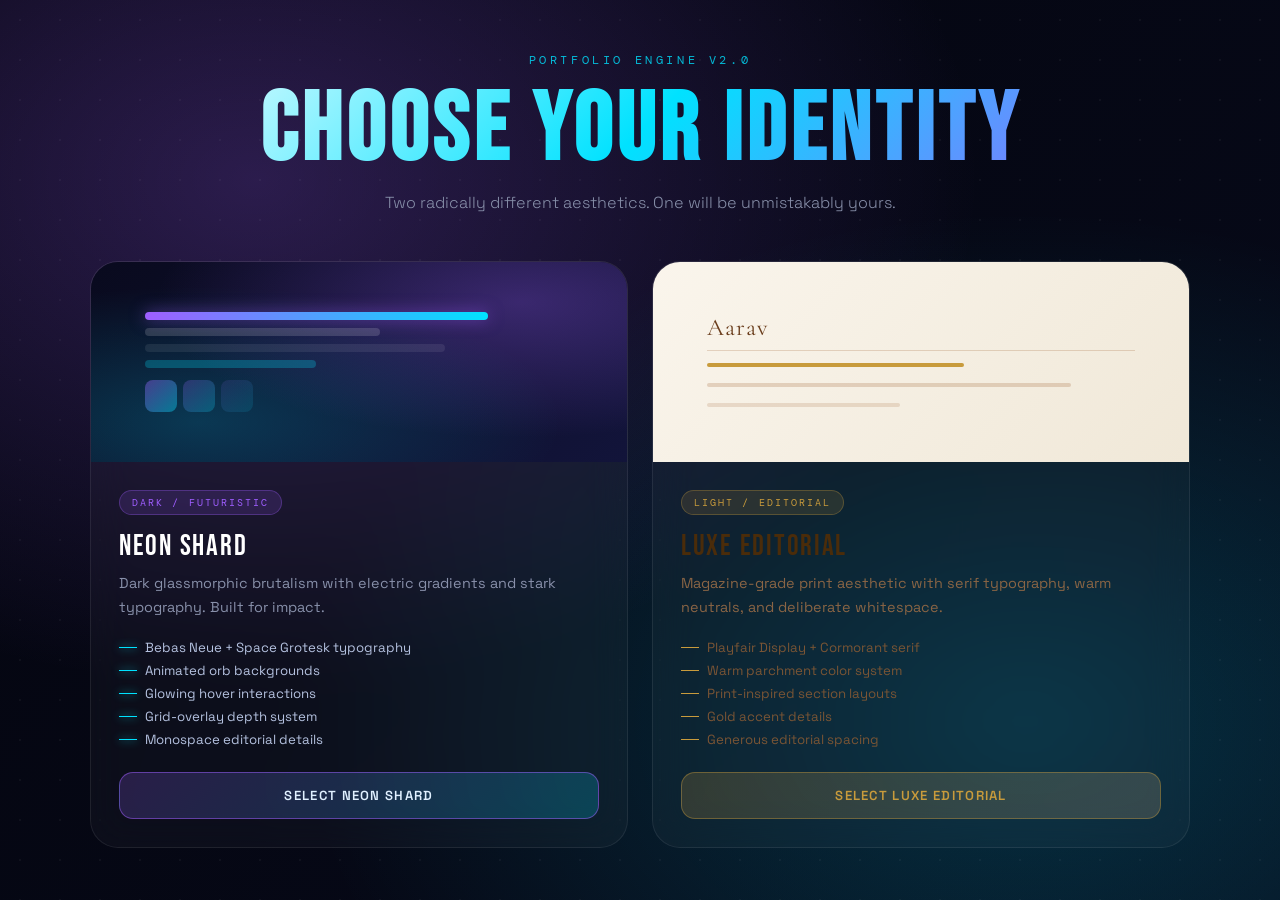
<file: index.html>
<!DOCTYPE html>
<html lang="en">
<head>
  <meta charset="UTF-8"/>
  <meta name="viewport" content="width=device-width, initial-scale=1.0"/>
  <title>Aura | Creative Portfolio Engine</title>
  <link href="https://fonts.googleapis.com/css2?family=Space+Grotesk:wght@300;400;500;600;700&family=Bebas+Neue&family=Cormorant+Garamond:ital,wght@0,300;0,400;0,600;1,300;1,400&family=DM+Mono:wght@400;500&family=Playfair+Display:ital,wght@0,400;0,700;1,400&display=swap" rel="stylesheet"/>
  <link rel="stylesheet" href="index.css"/>
</head>
<body>

  <div id="templatePage">
    <div class="template-container">

      <!-- Header -->
      <div class="template-header">
        <div class="eyebrow">Portfolio Engine v2.0</div>
        <h1>Choose Your Identity</h1>
        <p>Two radically different aesthetics. One will be unmistakably yours.</p>
      </div>

      <!-- Two template cards -->
      <div class="template-grid">

        <!-- Card 1: Neon Shard (dark/futuristic) -->
        <div class="template-card t1-card" onclick="selectTemplate(1)">
          <div class="card-preview t1-preview">
            <div class="t1-preview-inner">
              <div class="t1-bar t1-bar-purple"></div>
              <div class="t1-bar t1-bar-mid"></div>
              <div class="t1-bar t1-bar-dim"></div>
              <div class="t1-bar t1-bar-cyan"></div>
              <div class="t1-dots">
                <div class="t1-dot"></div>
                <div class="t1-dot" style="opacity: 0.6"></div>
                <div class="t1-dot" style="opacity: 0.3"></div>
              </div>
            </div>
          </div>
          <div class="card-body">
            <div class="card-badge t1-badge">Dark / Futuristic</div>
            <div class="card-name">Neon Shard</div>
            <p class="card-desc">Dark glassmorphic brutalism with electric gradients and stark typography. Built for impact.</p>
            <ul class="card-features">
              <li>Bebas Neue + Space Grotesk typography</li>
              <li>Animated orb backgrounds</li>
              <li>Glowing hover interactions</li>
              <li>Grid-overlay depth system</li>
              <li>Monospace editorial details</li>
            </ul>
            <button class="select-btn t1-select">Select Neon Shard</button>
          </div>
        </div>

        <!-- Card 2: Luxe Editorial (light/warm) -->
        <div class="template-card t2-card" onclick="selectTemplate(2)">
          <div class="card-preview t2-preview">
            <div class="t2-preview-inner">
              <div class="t2-serif">Aarav</div>
              <div class="t2-line"></div>
              <div class="t2-bar t2-bar-gold"></div>
              <div class="t2-bar t2-bar-wide"></div>
              <div class="t2-bar t2-bar-short"></div>
            </div>
          </div>
          <div class="card-body">
            <div class="card-badge t2-badge">Light / Editorial</div>
            <div class="card-name">Luxe Editorial</div>
            <p class="card-desc">Magazine-grade print aesthetic with serif typography, warm neutrals, and deliberate whitespace.</p>
            <ul class="card-features">
              <li>Playfair Display + Cormorant serif</li>
              <li>Warm parchment color system</li>
              <li>Print-inspired section layouts</li>
              <li>Gold accent details</li>
              <li>Generous editorial spacing</li>
            </ul>
            <button class="select-btn t2-select">Select Luxe Editorial</button>
          </div>
        </div>

      </div>
    </div>
  </div>

  <script src="index.js"></script>
</body>
</html>
</file>
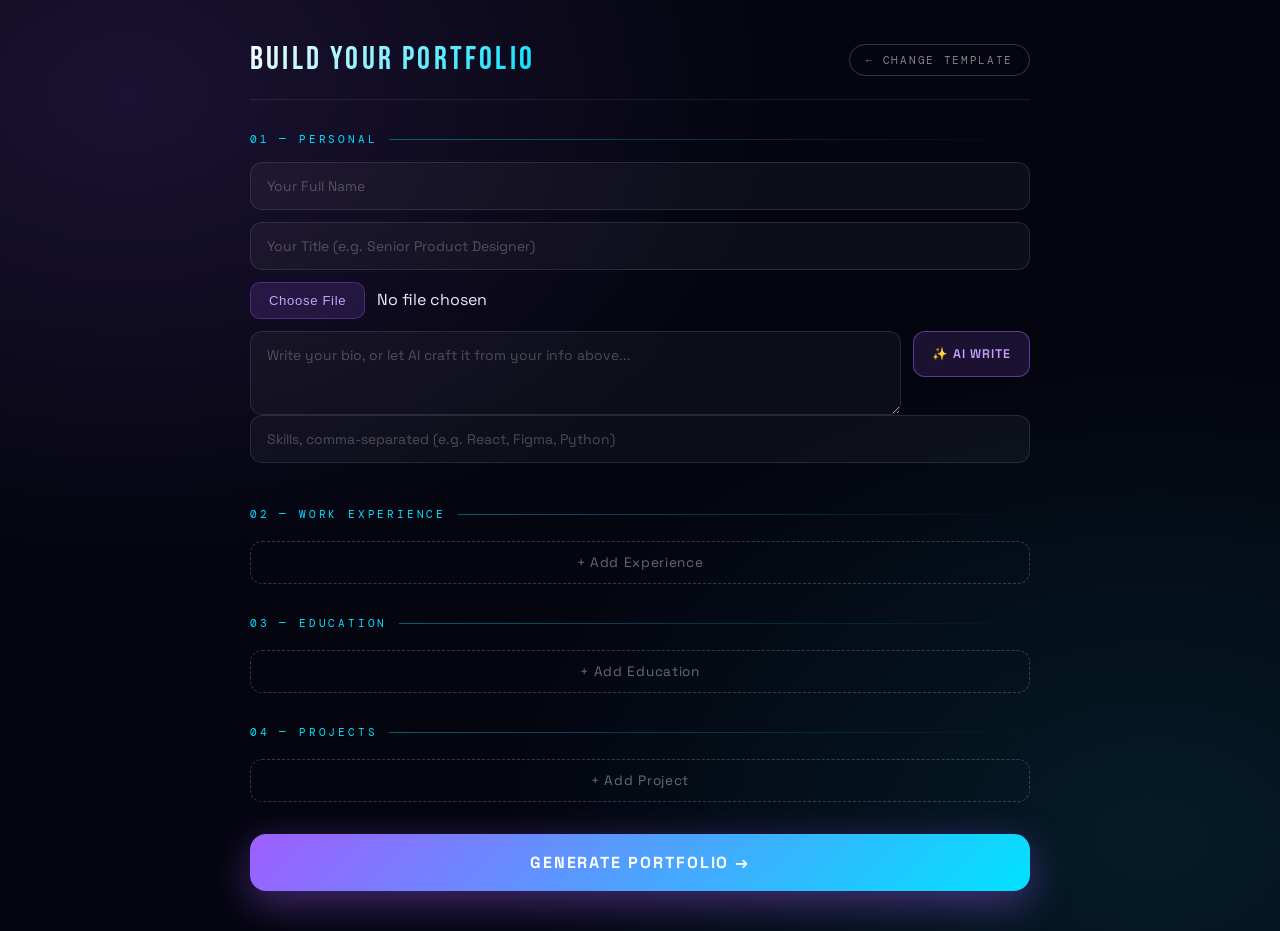
<file: form.html>
<!DOCTYPE html>
<html lang="en">
<head>
  <meta charset="UTF-8"/>
  <meta name="viewport" content="width=device-width, initial-scale=1.0"/>
  <title>Aura | Build Your Portfolio</title>
  <link href="https://fonts.googleapis.com/css2?family=Space+Grotesk:wght@300;400;500;600;700&family=Bebas+Neue&family=Cormorant+Garamond:ital,wght@0,300;0,400;0,600;1,300;1,400&family=DM+Mono:wght@400;500&family=Playfair+Display:ital,wght@0,400;0,700;1,400&display=swap" rel="stylesheet"/>
  <link rel="stylesheet" href="form.css"/>
</head>
<body>

  <div class="form-wrap">

    <!-- Top bar -->
    <div class="form-topbar">
      <div class="form-title">Build Your Portfolio</div>
      <button class="change-btn" onclick="window.location.href='index.html'">← Change Template</button>
    </div>

    <form id="portfolioForm">

      <!-- 01 — Personal -->
      <div class="section-label">01 — Personal</div>
      <input type="text" id="name"         placeholder="Your Full Name" required/>
      <input type="text" id="tagline"      placeholder="Your Title (e.g. Senior Product Designer)"/>
      <input type="file" id="profileImage" accept="image/*"/>
      <div class="ai-row">
        <textarea id="about" rows="3" placeholder="Write your bio, or let AI craft it from your info above..."></textarea>
        <button type="button" class="ai-btn" id="aiBtn" onclick="generateAboutAI()">✨ AI Write</button>
      </div>
      <input type="text" id="skills" placeholder="Skills, comma-separated (e.g. React, Figma, Python)"/>

      <!-- 02 — Work Experience -->
      <div class="section-label">02 — Work Experience</div>
      <div id="experienceInputs"></div>
      <button type="button" class="add-btn" onclick="addExperience()">+ Add Experience</button>

      <!-- 03 — Education -->
      <div class="section-label">03 — Education</div>
      <div id="educationInputs"></div>
      <button type="button" class="add-btn" onclick="addEducation()">+ Add Education</button>

      <!-- 04 — Projects -->
      <div class="section-label">04 — Projects</div>
      <div id="projectInputs"></div>
      <button type="button" class="add-btn" onclick="addProject()">+ Add Project</button>

      <button type="button" class="generate-btn" onclick="handleFormSubmit()">Generate Portfolio →</button>

    </form>
  </div>

  <script src="form.js"></script>
</body>
</html>
</file>
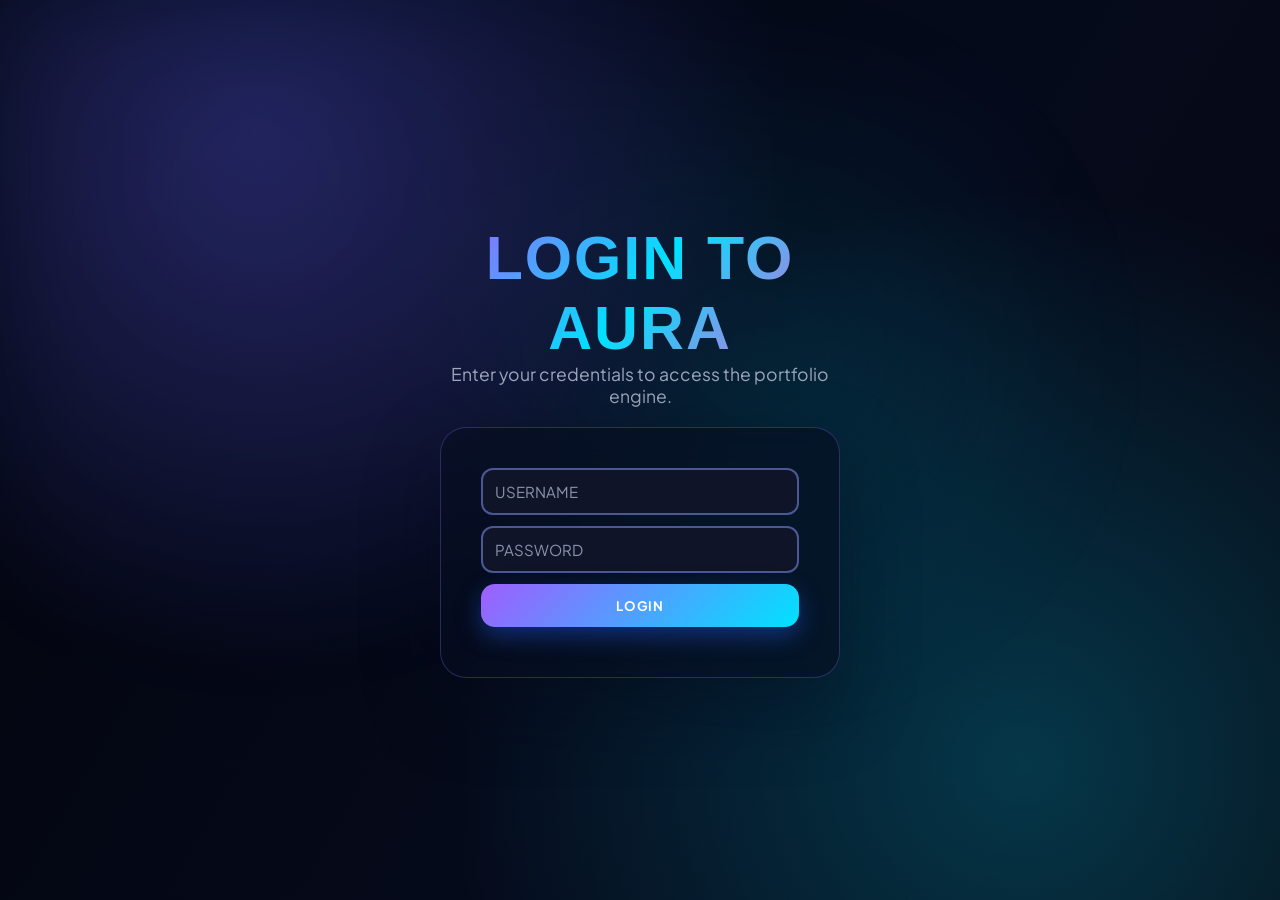
<file: login.html>
<!DOCTYPE html>
<html lang="en">
<head>
  <meta charset="UTF-8" />
  <meta name="viewport" content="width=device-width, initial-scale=1.0"/>
  <title>Aura | Login</title>
  <link href="https://fonts.googleapis.com/css2?family=Syncopate:wght@700&family=Plus+Jakarta+Sans:wght@300;400;600;700&display=swap" rel="stylesheet"/>
  <link rel="stylesheet" href="login.css"/>
</head>

<body>
  <div id="loginPage">
    <div class="login-wrapper">

      <!-- Heading -->
      <div class="login-header">
        <h1>Login to Aura</h1>
        <p>Enter your credentials to access the portfolio engine.</p>
      </div>

      <!-- Card with form -->
      <div class="login-card">
        <input type="text"     id="username" placeholder="USERNAME" />
        <input type="password" id="password" placeholder="PASSWORD" />
        <button class="btn-login" onclick="login()">Login</button>
        <p id="errorMsg" class="error-msg"></p>
      </div>

    </div>
  </div>

  <script src="login.js"></script>
</body>
</html>
</file>
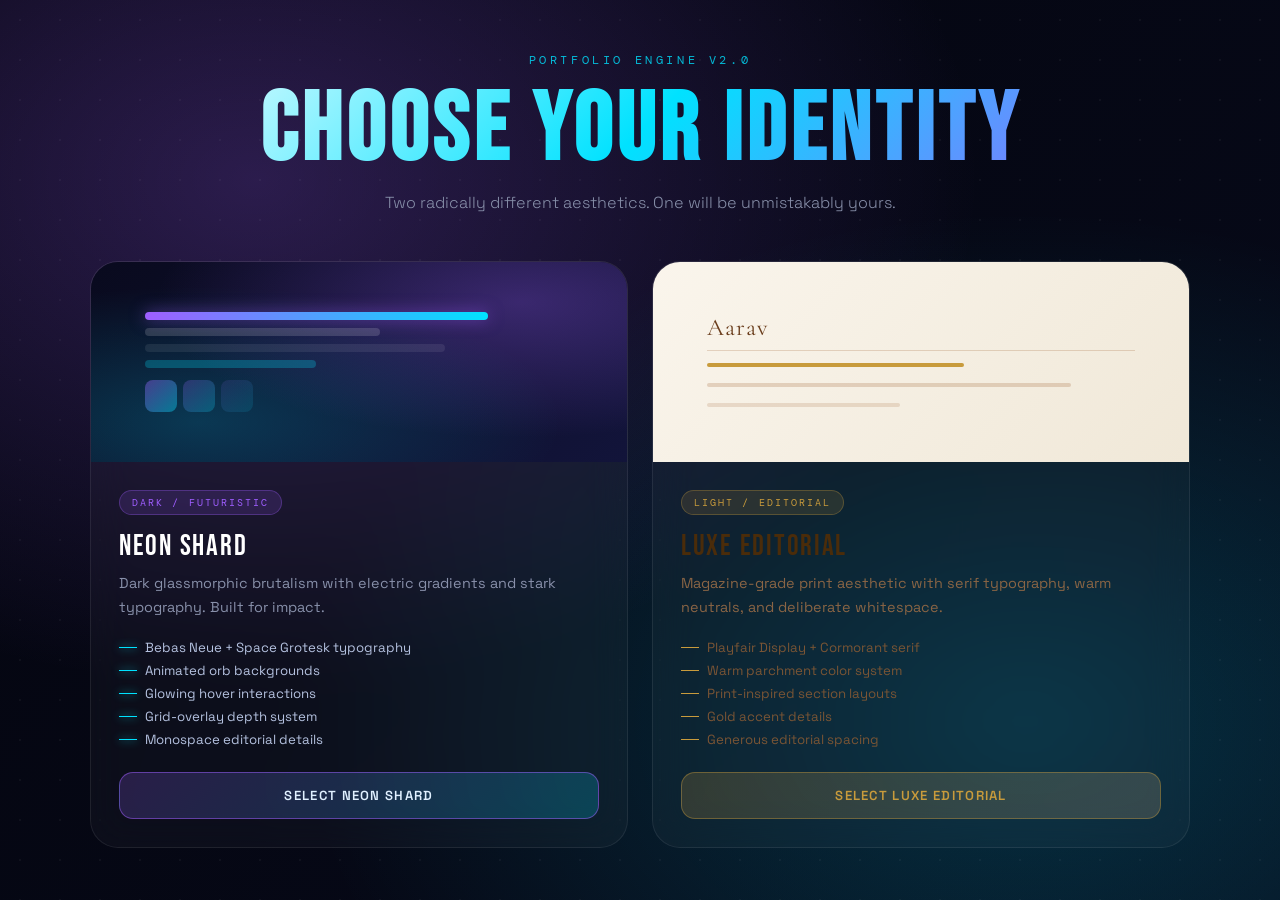
<file: template1.html>
<!DOCTYPE html>
<html lang="en">
<head>
  <meta charset="UTF-8"/>
  <meta name="viewport" content="width=device-width, initial-scale=1.0"/>
  <title>Aura | Portfolio</title>
  <link href="https://fonts.googleapis.com/css2?family=Space+Grotesk:wght@300;400;500;600;700&family=Bebas+Neue&family=DM+Mono:wght@400;500&display=swap" rel="stylesheet"/>
  <link rel="stylesheet" href="template1.css"/>
</head>
<body>

  <div class="t1-bg"></div>
  <div class="t1-grid-overlay"></div>
  <button class="back-btn" onclick="window.location.href='form.html'">← Re-edit</button>
  <button class="download-btn" onclick="downloadPortfolio()">
  ⬇️ Download Portfolio
</button>
  <div id="t1-root"></div>

  <script src="template1.js"></script>
  
</body>
</html>
</file>
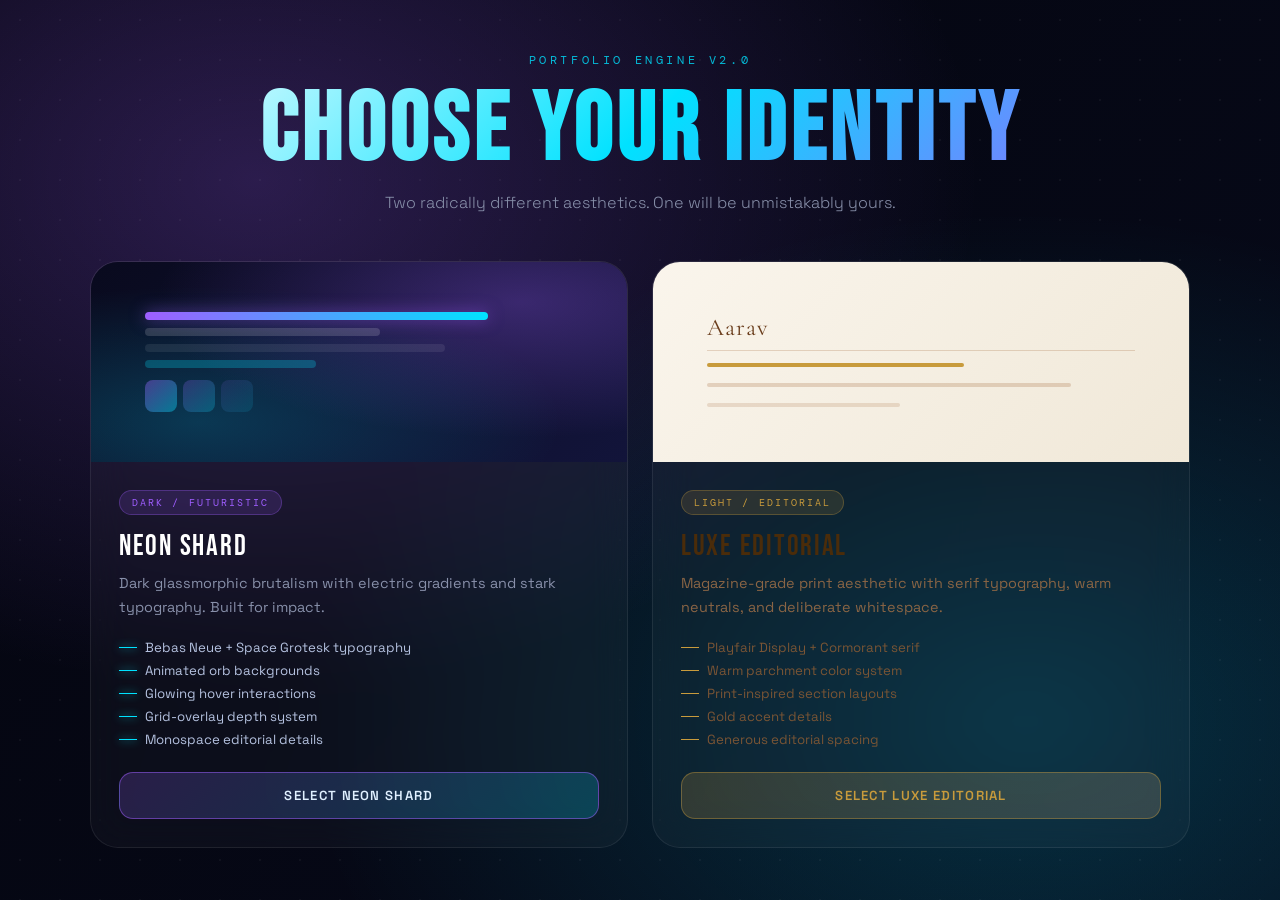
<file: template2.html>
<!DOCTYPE html>
<html lang="en">
<head>
  <meta charset="UTF-8"/>
  <meta name="viewport" content="width=device-width, initial-scale=1.0"/>
  <title>Aura | Portfolio</title>
  <link href="https://fonts.googleapis.com/css2?family=Cormorant+Garamond:ital,wght@0,300;0,400;0,600;1,300;1,400&family=DM+Mono:wght@400;500&family=Playfair+Display:ital,wght@0,400;0,700;1,400&display=swap" rel="stylesheet"/>
  <link rel="stylesheet" href="template2.css"/>
</head>
<body>

  <button class="back-btn" onclick="window.location.href='form.html'">← Re-edit</button>
  <div id="t2-root"></div>

  <script src="template2.js"></script>
</body>
</html>
</file>
<file: index.css>
/* ── Reset ───────────────────────────────────────────────────── */
*, *::before, *::after { box-sizing: border-box; margin: 0; padding: 0; }
h1, h2, h3, p          { margin: 0; }
button, input, textarea { font: inherit; }

/* ── Colour tokens ───────────────────────────────────────────── */
:root {
  --purple:       #9f5eff;
  --cyan:         #00e2ff;
  --pink:         #ff4ed3;
  --green:        #2effcf;
  --text:         #e6ecff;
  --text-muted:   #8890aa;
  --panel:        rgba(18, 21, 50, 0.52);
  --shadow:       0 30px 80px rgba(2, 5, 20, 0.6);

  --t2-text-dark:   #4a2c0a;
  --t2-text-mid:    #8a6545;
  --t2-text-light:  #7a5535;
  --t2-gold:        #c89b3c;
}

/* ── Page background ─────────────────────────────────────────── */
body {
  font-family: 'Space Grotesk', sans-serif;
  min-height: 100vh;
  color: var(--text);
  background: #04050f;
  overflow-x: hidden;
  -webkit-font-smoothing: antialiased;
}

/* ── Full-page wrapper ───────────────────────────────────────── */
#templatePage {
  display: flex;
  justify-content: center;
  align-items: center;
  padding: 40px 20px;
  min-height: 100vh;
  position: relative;
  overflow: hidden;

  background:
    radial-gradient(ellipse at 20% 20%, rgba(159, 94, 255, 0.25), transparent 50%),
    radial-gradient(ellipse at 80% 80%, rgba(0, 226, 255, 0.18),  transparent 50%),
    linear-gradient(135deg, #04050f, #070a1a);
}

#templatePage::before {
  content: '';
  position: absolute;
  inset: 0;
  background-image: radial-gradient(rgba(255, 255, 255, 0.04) 1px, transparent 1px);
  background-size: 40px 40px;
  pointer-events: none;
}

/* ── Content container ───────────────────────────────────────── */
.template-container {
  width: min(100%, 1100px);
  z-index: 1;
}

/* ── Header ──────────────────────────────────────────────────── */
.template-header {
  text-align: center;
  margin-bottom: 48px;
}

.template-header .eyebrow {
  font-family: 'DM Mono', monospace;
  font-size: 0.75rem;
  letter-spacing: 0.3em;
  text-transform: uppercase;
  color: var(--cyan);
  opacity: 0.8;
  margin-bottom: 16px;
}

.template-header h1 {
  font-family: 'Bebas Neue', sans-serif;
  font-size: clamp(3rem, 8vw, 6rem);
  letter-spacing: 0.05em;
  line-height: 1;

  background: linear-gradient(135deg, #fff, var(--cyan), var(--purple));
  -webkit-background-clip: text;
  color: transparent;
}

.template-header p {
  color: var(--text-muted);
  font-size: 1rem;
  font-weight: 300;
  margin-top: 12px;
}

/* ── Two-column card grid ────────────────────────────────────── */
.template-grid {
  display: grid;
  grid-template-columns: repeat(auto-fit, minmax(300px, 1fr));
  gap: 24px;
}

/* ── Shared card styles ──────────────────────────────────────── */
.template-card {
  border-radius: 28px;
  overflow: hidden;
  cursor: pointer;
  border: 1px solid rgba(255, 255, 255, 0.08);
  background: rgba(255, 255, 255, 0.03);
  backdrop-filter: blur(20px);
  transition: transform 0.4s cubic-bezier(0.16, 1, 0.3, 1), box-shadow 0.4s ease;
}

.template-card:hover { transform: translateY(-10px) scale(1.01); }

.t1-card:hover { box-shadow: 0 40px 80px rgba(159, 94, 255, 0.3), 0 0 0 1px rgba(159, 94, 255, 0.3); }
.t2-card:hover { box-shadow: 0 40px 80px rgba(200,155,  60, 0.3), 0 0 0 1px rgba(200, 155, 60, 0.3); }

/* ── Card preview area ───────────────────────────────────────── */
.card-preview {
  height: 200px;
  position: relative;
  overflow: hidden;
  display: flex;
  align-items: center;
  justify-content: center;
}

.t1-preview { background: linear-gradient(135deg, #090a1e, #12143a); }

.t1-preview-inner {
  width: 80%;
  display: flex;
  flex-direction: column;
  gap: 8px;
  position: relative;
  z-index: 1;
}

.t1-bar {
  height: 8px;
  border-radius: 4px;
}
.t1-bar-purple { width: 80%; background: linear-gradient(90deg, #9f5eff, #00e2ff); box-shadow: 0 0 16px rgba(159, 94, 255, 0.5); }
.t1-bar-mid    { width: 55%; background: rgba(255, 255, 255, 0.15); }
.t1-bar-dim    { width: 70%; background: rgba(255, 255, 255, 0.08); }
.t1-bar-cyan   { width: 40%; background: rgba(0, 226, 255, 0.25); }

.t1-dots { display: flex; gap: 6px; margin-top: 4px; }
.t1-dot  {
  width: 32px;
  height: 32px;
  border-radius: 8px;
  background: linear-gradient(135deg, rgba(159, 94, 255, 0.4), rgba(0, 226, 255, 0.4));
}

.t1-preview::after {
  content: '';
  position: absolute;
  inset: 0;
  background:
    radial-gradient(ellipse at 80% 20%, rgba(159, 94, 255, 0.3), transparent 60%),
    radial-gradient(ellipse at 20% 80%, rgba(0, 226, 255, 0.2),  transparent 60%);
}

.t2-preview { background: linear-gradient(135deg, #faf5ec, #f0e8d8); }

.t2-preview-inner {
  width: 80%;
  display: flex;
  flex-direction: column;
  gap: 8px;
  position: relative;
  z-index: 1;
}

.t2-serif { font-family: 'Cormorant Garamond', serif; font-size: 1.5rem; color: #6b3e1d; letter-spacing: 0.05em; }
.t2-line  { height: 1px; background: rgba(139, 69, 19, 0.2); }

.t2-bar { height: 4px; border-radius: 2px; margin: 4px 0; }
.t2-bar-gold  { width: 60%; background: var(--t2-gold); }
.t2-bar-wide  { width: 85%; background: rgba(139, 69, 19, 0.2); }
.t2-bar-short { width: 45%; background: rgba(139, 69, 19, 0.15); }

/* ── Card body ───────────────────────────────────────────────── */
.card-body { padding: 28px; }

.card-badge {
  display: inline-block;
  font-family: 'DM Mono', monospace;
  font-size: 0.65rem;
  letter-spacing: 0.2em;
  text-transform: uppercase;
  padding: 5px 12px;
  border-radius: 100px;
  margin-bottom: 14px;
}

.t1-badge { background: rgba(159, 94, 255, 0.15); color: var(--purple); border: 1px solid rgba(159, 94, 255, 0.3); }
.t2-badge { background: rgba(200, 155, 60, 0.15); color: var(--t2-gold);  border: 1px solid rgba(200, 155, 60, 0.3); }

.card-name {
  font-family: 'Bebas Neue', sans-serif;
  font-size: 1.8rem;
  letter-spacing: 0.06em;
  margin-bottom: 8px;
}

.card-desc {
  font-size: 0.9rem;
  line-height: 1.6;
  margin-bottom: 20px;
}

.card-features {
  list-style: none;
  display: flex;
  flex-direction: column;
  gap: 6px;
  margin-bottom: 24px;
}

.card-features li {
  font-size: 0.83rem;
  display: flex;
  align-items: center;
  gap: 8px;
}

.card-features li::before {
  content: '';
  width: 18px;
  height: 1px;
  flex-shrink: 0;
}

.t1-card .card-name             { color: #fff; }
.t1-card .card-desc             { color: var(--text-muted); }
.t1-card .card-features li      { color: #b5c2e0; }
.t1-card .card-features li::before { background: var(--cyan); box-shadow: 0 0 8px var(--cyan); }

.t2-card .card-name             { color: var(--t2-text-dark); }
.t2-card .card-desc             { color: var(--t2-text-mid); }
.t2-card .card-features li      { color: var(--t2-text-light); }
.t2-card .card-features li::before { background: var(--t2-gold); }

/* ── Select button ───────────────────────────────────────────── */
.select-btn {
  width: 100%;
  border: none;
  border-radius: 14px;
  padding: 14px;
  font-weight: 600;
  font-size: 0.82rem;
  letter-spacing: 0.1em;
  text-transform: uppercase;
  cursor: pointer;
  transition: all 0.3s ease;
}

.t1-select {
  background: linear-gradient(135deg, rgba(159, 94, 255, 0.2), rgba(0, 226, 255, 0.2));
  color: #e0f0ff;
  border: 1px solid rgba(159, 94, 255, 0.5);
}
.t1-select:hover {
  background: linear-gradient(135deg, var(--purple), var(--cyan));
  box-shadow: 0 12px 30px rgba(159, 94, 255, 0.4);
}

.t2-select {
  background: linear-gradient(135deg, rgba(200, 155, 60, 0.2), rgba(210, 180, 140, 0.2));
  color: var(--t2-gold);
  border: 1px solid rgba(200, 155, 60, 0.4);
}
.t2-select:hover {
  background: linear-gradient(135deg, var(--t2-gold), #e6c07b);
  color: #3d1f00;
  box-shadow: 0 12px 30px rgba(200, 155, 60, 0.4);
}
</file>
<file: form.css>
/* ── Reset ───────────────────────────────────────────────────── */
*, *::before, *::after { box-sizing: border-box; margin: 0; padding: 0; }
h1, h2, h3, p          { margin: 0; }
button, input, textarea { font: inherit; }

/* ── Colour tokens ───────────────────────────────────────────── */
:root {
  --purple:     #9f5eff;
  --cyan:       #00e2ff;
  --text:       #e6ecff;
  --text-muted: #8890aa;
}

/* ── Page background ─────────────────────────────────────────── */
body {
  font-family: 'Space Grotesk', sans-serif;
  min-height: 100vh;
  color: var(--text);
  overflow-x: hidden;
  -webkit-font-smoothing: antialiased;
  display: flex;
  justify-content: center;
  align-items: flex-start;
  padding: 40px 20px;

  background:
    radial-gradient(ellipse at 10% 10%, rgba(159, 94, 255, 0.15), transparent 40%),
    radial-gradient(ellipse at 90% 90%, rgba(0, 226, 255, 0.10),  transparent 40%),
    #04050f;
}

/* ── Outer form wrapper ──────────────────────────────────────── */
.form-wrap { width: min(100%, 780px); }

/* ── Top bar ─────────────────────────────────────────────────── */
.form-topbar {
  display: flex;
  justify-content: space-between;
  align-items: center;
  margin-bottom: 32px;
  padding-bottom: 20px;
  border-bottom: 1px solid rgba(255, 255, 255, 0.08);
}

.form-title {
  font-family: 'Bebas Neue', sans-serif;
  font-size: 2rem;
  letter-spacing: 0.1em;
  background: linear-gradient(135deg, #fff, var(--cyan));
  -webkit-background-clip: text;
  color: transparent;
}

.change-btn {
  font-family: 'DM Mono', monospace;
  font-size: 0.7rem;
  letter-spacing: 0.15em;
  text-transform: uppercase;
  padding: 8px 16px;
  border-radius: 100px;
  background: transparent;
  border: 1px solid rgba(255, 255, 255, 0.2);
  color: rgba(255, 255, 255, 0.5);
  cursor: pointer;
  transition: all 0.25s;
}
.change-btn:hover { border-color: rgba(255, 255, 255, 0.5); color: #fff; }

/* ── Section labels ──────────────────────────────────────────── */
.section-label {
  font-family: 'DM Mono', monospace;
  font-size: 0.7rem;
  letter-spacing: 0.25em;
  text-transform: uppercase;
  color: var(--cyan);
  margin: 32px 0 16px;
  display: flex;
  align-items: center;
  gap: 12px;
}

.section-label::after {
  content: '';
  flex: 1;
  height: 1px;
  background: linear-gradient(90deg, rgba(0, 226, 255, 0.4), transparent);
}

/* ── Text inputs & textareas ─────────────────────────────────── */
input[type="text"],
input[type="email"],
textarea {
  width: 100%;
  background: rgba(255, 255, 255, 0.04);
  border: 1px solid rgba(255, 255, 255, 0.1);
  color: #e5edff;
  padding: 14px 16px;
  border-radius: 12px;
  margin-bottom: 12px;
  font-size: 0.92rem;
  outline: none;
  transition: border-color 0.25s, background 0.25s, box-shadow 0.25s;
}

input[type="text"]:focus,
textarea:focus {
  border-color: rgba(0, 226, 255, 0.5);
  background: rgba(0, 226, 255, 0.04);
  box-shadow: 0 0 20px rgba(0, 226, 255, 0.1);
}

input[type="text"]::placeholder,
textarea::placeholder { color: rgba(255, 255, 255, 0.25); font-size: 0.87rem; }

/* ── File input ──────────────────────────────────────────────── */
input[type="file"] {
  width: 100%;
  margin-bottom: 12px;
  padding: 0;
  border: none;
  background: none;
}

input[type="file"]::file-selector-button {
  background: rgba(159, 94, 255, 0.15);
  color: #c5a0ff;
  border: 1px solid rgba(159, 94, 255, 0.3);
  padding: 10px 18px;
  border-radius: 10px;
  cursor: pointer;
  font-size: 0.82rem;
  letter-spacing: 0.05em;
  margin-right: 12px;
  transition: all 0.25s;
}
input[type="file"]::file-selector-button:hover { background: rgba(159, 94, 255, 0.3); }

/* ── Two-column row ──────────────────────────────────────────── */
.form-row { display: grid; grid-template-columns: 1fr 1fr; gap: 12px; }
@media (max-width: 600px) { .form-row { grid-template-columns: 1fr; } }

/* ── Bio field + AI button ───────────────────────────────────── */
.ai-row { display: flex; gap: 12px; align-items: flex-start; }
.ai-row textarea { margin-bottom: 0; flex: 1; }

.ai-btn {
  flex-shrink: 0;
  padding: 14px 18px;
  border-radius: 12px;
  border: 1px solid rgba(159, 94, 255, 0.5);
  background: rgba(159, 94, 255, 0.15);
  color: #c5a0ff;
  font-weight: 600;
  font-size: 0.78rem;
  letter-spacing: 0.08em;
  text-transform: uppercase;
  cursor: pointer;
  white-space: nowrap;
  transition: all 0.25s;
}
.ai-btn:hover:not(:disabled) { background: rgba(159, 94, 255, 0.35); box-shadow: 0 8px 24px rgba(159, 94, 255, 0.3); }
.ai-btn:disabled              { opacity: 0.5; cursor: not-allowed; }

/* ── Entry cards ─────────────────────────────────────────────── */
.entry-card {
  background: rgba(255, 255, 255, 0.03);
  border: 1px solid rgba(255, 255, 255, 0.08);
  border-radius: 16px;
  padding: 20px;
  margin-bottom: 12px;
  position: relative;
}

.entry-card input,
.entry-card textarea { margin-bottom: 10px; }

.remove-btn {
  position: absolute;
  top: 14px;
  right: 14px;
  background: rgba(255, 78, 120, 0.15);
  color: #ff6b9d;
  border: 1px solid rgba(255, 78, 120, 0.3);
  border-radius: 8px;
  padding: 4px 10px;
  font-size: 0.72rem;
  cursor: pointer;
  transition: all 0.2s;
}
.remove-btn:hover { background: rgba(255, 78, 120, 0.3); }

/* ── Add entry button ────────────────────────────────────────── */
.add-btn {
  width: 100%;
  border: 1px dashed rgba(255, 255, 255, 0.2);
  background: transparent;
  color: rgba(255, 255, 255, 0.4);
  padding: 12px;
  border-radius: 12px;
  cursor: pointer;
  font-size: 0.85rem;
  letter-spacing: 0.05em;
  margin-top: 4px;
  transition: all 0.25s;
}
.add-btn:hover { border-color: var(--cyan); color: var(--cyan); }

/* ── Generate portfolio button ───────────────────────────────── */
.generate-btn {
  width: 100%;
  margin-top: 32px;
  padding: 18px;
  border: none;
  border-radius: 16px;
  font-size: 1rem;
  font-weight: 700;
  letter-spacing: 0.12em;
  text-transform: uppercase;
  cursor: pointer;
  color: #fff;
  background: linear-gradient(135deg, var(--purple), var(--cyan));
  box-shadow: 0 12px 40px rgba(159, 94, 255, 0.4);
  position: relative;
  overflow: hidden;
  transition: all 0.3s ease;
}

.generate-btn::before {
  content: '';
  position: absolute;
  inset: 0;
  background: linear-gradient(135deg, rgba(255, 255, 255, 0.2), transparent);
  opacity: 0;
  transition: opacity 0.3s;
}

.generate-btn:hover              { transform: translateY(-2px); box-shadow: 0 20px 50px rgba(159, 94, 255, 0.5); }
.generate-btn:hover::before      { opacity: 1; }

/* ── AI loading dot animation ────────────────────────────────── */
.ai-loading-dot {
  display: inline-block;
  width: 6px;
  height: 6px;
  border-radius: 50%;
  background: currentColor;
  animation: blink 1.2s infinite;
}

@keyframes blink {
  0%, 100% { opacity: 0.2; }
  50%       { opacity: 1;   }
}
</file>
<file: login.css>
/* ── Colour tokens ───────────────────────────────────────────── */
:root {
  --bg-dark:       #05060e;
  --purple:        #9f5eff;
  --cyan:          #00e2ff;
  --pink:          #ff4ed3;
  --green:         #2effcf;
  --text:          #e6ecff;
  --text-muted:    #9da6bc;
  --card-bg:       rgba(7, 14, 33, 0.68);
  --card-border:   rgba(133, 121, 255, 0.28);
  --input-bg:      #0f1429;
  --input-border:  rgba(138, 154, 255, 0.5);
  --shadow:        0 28px 75px rgba(4, 10, 28, 0.47);
}

/* ── Reset ───────────────────────────────────────────────────── */
*, *::before, *::after { box-sizing: border-box; }
h1, h2, h3, p          { margin: 0; }
button, input          { font: inherit; }

/* ── Page background ─────────────────────────────────────────── */
body {
  margin: 0;
  min-height: 100vh;
  font-family: 'Plus Jakarta Sans', sans-serif;
  color: var(--text);
  -webkit-font-smoothing: antialiased;
  overflow-x: hidden;

  background:
    radial-gradient(circle at 20% 15%, rgba(38,  71, 175, 0.35), transparent 42%),
    radial-gradient(circle at 80% 85%, rgba( 0, 222, 255, 0.22), transparent 45%),
    linear-gradient(120deg, #03040c 0%, #050a1b 58%, #070712 100%);
}

body::before {
  content: "";
  position: fixed;
  inset: 0;
  background:
    radial-gradient(circle at 20% 20%, rgba(159,  94, 255, 0.26), transparent 40%),
    radial-gradient(circle at 60% 40%, rgba(  7, 220, 255, 0.18), transparent 38%);
  filter: blur(50px);
  opacity: 0.55;
  pointer-events: none;
  z-index: 0;
}

/* ── Layout: centre everything ───────────────────────────────── */
#loginPage {
  position: relative;
  z-index: 1;
  min-height: 100vh;
  display: flex;
  justify-content: center;
  align-items: center;
  padding: 28px;
}

.login-wrapper {
  width: min(100%, 400px);
  display: grid;
  gap: 20px;
}

/* ── Header ──────────────────────────────────────────────────── */
.login-header { text-align: center; }

.login-header h1 {
  font-family: 'Syncopate', sans-serif;
  font-size: clamp(2rem, 5vw, 3.8rem);
  text-transform: uppercase;
  letter-spacing: 2px;

  background: linear-gradient(130deg, var(--purple), var(--cyan), var(--pink));
  -webkit-background-clip: text;
  color: transparent;
}

.login-header p {
  color: var(--text-muted);
  font-size: clamp(0.95rem, 1.9vw, 1.1rem);
}

/* ── Card ────────────────────────────────────────────────────── */
.login-card {
  position: relative;
  padding: 40px;
  border-radius: 26px;
  background: var(--card-bg);
  border: 1px solid var(--card-border);
  box-shadow: var(--shadow);
  backdrop-filter: blur(16px);
  overflow: hidden;
}

.login-card::before {
  content: "";
  position: absolute;
  inset: 0;
  background:
    radial-gradient(circle at top    left,  rgba(159,  94, 255, 0.25), transparent 40%),
    radial-gradient(circle at bottom right, rgba(  0, 226, 255, 0.25), transparent 43%);
  opacity: 0;
  transition: opacity 0.4s ease;
  pointer-events: none;
}
.login-card:hover::before { opacity: 1; }

/* ── Form inputs ─────────────────────────────────────────────── */
input {
  display: block;
  width: 100%;
  margin-bottom: 11px;
  padding: 12px;
  border-radius: 12px;
  border: 2px solid var(--input-border);
  background: var(--input-bg);
  color: #e5edff;
  font-size: 0.94rem;
}
input::placeholder { color: rgba(190, 201, 230, 0.7); }
input:focus {
  outline: none;
  border-color: rgba(0, 226, 255, 0.77);
  box-shadow: 0 0 14px rgba(0, 226, 255, 0.23);
}

/* ── Login button ────────────────────────────────────────────── */
.btn-login {
  width: 100%;
  padding: 13px;
  border: none;
  border-radius: 14px;
  font-weight: 700;
  font-size: 0.82rem;
  letter-spacing: 0.85px;
  text-transform: uppercase;
  cursor: pointer;
  color: #fff;
  background: linear-gradient(135deg, var(--purple), var(--cyan));
  box-shadow: 0 9px 22px rgba(27, 77, 201, 0.5);
  transition: transform 0.24s ease, box-shadow 0.24s ease;
}
.btn-login:hover  { box-shadow: 0 12px 26px rgba(27, 77, 201, 0.74); }
.btn-login:active { transform: scale(0.98); }

/* ── Error message ───────────────────────────────────────────── */
.error-msg {
  color: var(--pink);
  font-size: 0.9rem;
  text-align: center;
  margin-top: 10px;
}

/* ── Mobile tweaks ───────────────────────────────────────────── */
@media (max-width: 700px) {
  .login-header h1 { font-size: 2.4rem; }
  .login-card      { padding: 20px; }
}
</file>
<file: template1.css>
*, *::before, *::after { box-sizing: border-box; margin: 0; padding: 0; }

:root {
  --neon-purple: #9f5eff;
  --neon-cyan: #00e2ff;
  --neon-pink: #ff4ed3;
  --neon-green: #2effcf;
  --text: #e6ecff;
  --muted: #8890aa;
}

body {
  font-family: 'Space Grotesk', sans-serif;
  background: #03040c;
  color: var(--text);
  overflow-x: hidden;
  -webkit-font-smoothing: antialiased;
  
}

h1,h2,h3,p { margin: 0; }

/* ── Background ── */
.t1-bg {
  position: fixed; inset: 0;
  pointer-events: none; z-index: 0; overflow: hidden;
}

.t1-bg::before {
  content: '';
  position: absolute;
  top: -20%; left: -10%;
  width: 60%; height: 60%;
  background: radial-gradient(ellipse, rgba(159,94,255,.18), transparent 70%);
  filter: blur(60px);
  animation: t1-orb1 12s ease-in-out infinite alternate;
}

.t1-bg::after {
  content: '';
  position: absolute;
  bottom: -10%; right: -10%;
  width: 55%; height: 55%;
  background: radial-gradient(ellipse, rgba(0,226,255,.14), transparent 70%);
  filter: blur(60px);
  animation: t1-orb2 15s ease-in-out infinite alternate;
}

@keyframes t1-orb1 { from { transform: translate(0,0) scale(1); } to { transform: translate(5%,5%) scale(1.1); } }
@keyframes t1-orb2 { from { transform: translate(0,0) scale(1); } to { transform: translate(-5%,-3%) scale(1.15); } }
@keyframes slideUp { from { opacity: 0; transform: translateY(50px); } to { opacity: 1; transform: translateY(0); } }
@keyframes fadeIn  { from { opacity: 0; } to { opacity: 1; } }
@keyframes scaleIn { from { opacity: 0; transform: scale(.92); } to { opacity: 1; transform: scale(1); } }

.t1-grid-overlay {
  position: fixed; inset: 0;
  pointer-events: none; z-index: 0;
  background-image:
    linear-gradient(rgba(255,255,255,.025) 1px, transparent 1px),
    linear-gradient(90deg, rgba(255,255,255,.025) 1px, transparent 1px);
  background-size: 60px 60px;
}

/* ── Back button ── */
.back-btn {
  position: fixed;
  bottom: 28px; right: 28px;
  z-index: 100;
  padding: 12px 22px;
  border-radius: 100px;
  border: none;
  font-weight: 600;
  font-size: .82rem;
  letter-spacing: .1em;
  text-transform: uppercase;
  cursor: pointer;
  transition: all .3s;
  background: linear-gradient(135deg, var(--neon-purple), var(--neon-cyan));
  color: #fff;
  box-shadow: 0 8px 24px rgba(159,94,255,.4);
  font-family: 'Space Grotesk', sans-serif;
}

back-btn:hover { transform: translateY(-2px); box-shadow: 0 14px 32px rgba(159,94,255,.5); }
.download-btn{
  position: fixed;
  top: 20px;
  right: 20px;
  z-index: 9999;

  padding: 12px 20px;
  border: none;
  border-radius: 10px;

  cursor: pointer;
  font-weight: 600;
  background: black;
  color: lavender;

  transition: 0.3s;
}

.download-btn:hover{
  transform: translateY(-2px);
}

/* ── Content wrapper ── */
.t1-content {
  position: relative; z-index: 1;
  max-width: 1280px;
  margin: 0 auto;
  padding: 0 40px 100px;
}

/* ── Topbar ── */
.t1-topbar {
  display: flex;
  justify-content: space-between;
  align-items: center;
  padding: 24px 0;
  border-bottom: 1px solid rgba(255,255,255,.06);
  margin-bottom: 80px;
}

.t1-logo { font-family: 'Bebas Neue', sans-serif; font-size: 1.4rem; letter-spacing: .15em; color: rgba(255,255,255,.3); }
.t1-nav  { font-family: 'DM Mono', monospace; font-size: .7rem; letter-spacing: .2em; color: rgba(255,255,255,.25); display: flex; gap: 28px; }

/* ── Hero ── */
.t1-hero {
  display: grid;
  grid-template-columns: 1fr 380px;
  gap: 60px;
  align-items: start;
  margin-bottom: 100px;
  animation: slideUp .8s cubic-bezier(.16,1,.3,1) both;
}

.t1-hero-left { display: flex; flex-direction: column; gap: 0; }

.t1-hero-eyebrow {
  font-family: 'DM Mono', monospace;
  font-size: .72rem; letter-spacing: .3em;
  color: var(--neon-cyan); text-transform: uppercase;
  margin-bottom: 20px; opacity: .8;
  animation: fadeIn 1s .3s both;
}

.t1-name {
  font-family: 'Bebas Neue', sans-serif;
  font-size: clamp(4rem, 9vw, 8rem);
  line-height: .92; letter-spacing: .02em; color: #fff;
  margin-bottom: 24px;
  animation: slideUp .9s .1s cubic-bezier(.16,1,.3,1) both;
}

.t1-name .name-gradient {
  background: linear-gradient(135deg, #fff 0%, var(--neon-cyan) 50%, var(--neon-purple) 100%);
  -webkit-background-clip: text; color: transparent; display: block;
}

.t1-role {
  font-size: clamp(1rem, 2vw, 1.3rem);
  font-weight: 300; color: rgba(255,255,255,.5);
  margin-bottom: 32px; letter-spacing: .05em;
  animation: fadeIn 1s .4s both;
}

.t1-role span { color: var(--neon-purple); font-weight: 600; }

.t1-about {
  font-size: 1.05rem; line-height: 1.75; color: rgba(255,255,255,.6); max-width: 560px;
  border-left: 2px solid rgba(159,94,255,.5); padding-left: 20px;
  animation: fadeIn 1s .5s both;
}

.t1-hero-right {
  display: flex; flex-direction: column; gap: 20px;
  animation: scaleIn .9s .2s cubic-bezier(.16,1,.3,1) both;
}

.t1-profile-img {
  width: 100%; aspect-ratio: 4/5; border-radius: 20px; overflow: hidden; position: relative;
  background: linear-gradient(135deg, rgba(159,94,255,.2), rgba(0,226,255,.1));
  border: 1px solid rgba(255,255,255,.08);
}

.t1-profile-img img { width: 100%; height: 100%; object-fit: cover; display: block; filter: grayscale(20%); transition: filter .4s; }
.t1-profile-img:hover img { filter: grayscale(0%); }
.t1-profile-img::after { content: ''; position: absolute; inset: 0; background: linear-gradient(to bottom, transparent 50%, rgba(3,4,12,.6)); pointer-events: none; }
.t1-no-image { width: 100%; height: 100%; display: flex; align-items: center; justify-content: center; font-size: 5rem; color: rgba(255,255,255,.2); }

.t1-stats { display: grid; grid-template-columns: repeat(3, 1fr); gap: 12px; }

.t1-stat {
  background: rgba(255,255,255,.04); border: 1px solid rgba(255,255,255,.08);
  border-radius: 14px; padding: 16px 12px; text-align: center; transition: border-color .3s, background .3s;
}

.t1-stat:hover { border-color: rgba(0,226,255,.3); background: rgba(0,226,255,.04); }
.t1-stat-num { font-family: 'Bebas Neue', sans-serif; font-size: 2.2rem; letter-spacing: .05em; color: var(--neon-cyan); }
.t1-stat-lbl { font-family: 'DM Mono', monospace; font-size: .62rem; letter-spacing: .15em; color: rgba(255,255,255,.35); text-transform: uppercase; margin-top: 2px; }

/* ── Sections ── */
.t1-section { margin-bottom: 80px; animation: slideUp .7s cubic-bezier(.16,1,.3,1) both; }

.t1-section-header { display: flex; align-items: center; gap: 16px; margin-bottom: 40px; }
.t1-section-num   { font-family: 'DM Mono', monospace; font-size: .65rem; letter-spacing: .2em; color: var(--neon-purple); }
.t1-section-title { font-family: 'Bebas Neue', sans-serif; font-size: 2rem; letter-spacing: .08em; color: #fff; }
.t1-section-line  { flex: 1; height: 1px; background: linear-gradient(90deg, rgba(159,94,255,.4), transparent); }

/* ── Skills ── */
.t1-skills-grid { display: flex; flex-wrap: wrap; gap: 10px; }

.t1-chip {
  padding: 10px 18px; border-radius: 100px; font-size: .84rem; font-weight: 500;
  border: 1px solid rgba(255,255,255,.1); background: rgba(255,255,255,.04); color: rgba(255,255,255,.7);
  cursor: default; transition: all .3s; position: relative; overflow: hidden;
}

.t1-chip::before { content: ''; position: absolute; inset: 0; background: linear-gradient(135deg, rgba(159,94,255,.15), rgba(0,226,255,.1)); opacity: 0; transition: opacity .3s; }
.t1-chip:hover { border-color: rgba(0,226,255,.4); color: var(--neon-cyan); transform: translateY(-2px); }
.t1-chip:hover::before { opacity: 1; }

/* ── Experience ── */
.t1-exp-list { display: flex; flex-direction: column; gap: 1px; }

.t1-exp-item {
  border: 1px solid rgba(255,255,255,.07); border-radius: 16px; padding: 28px 32px;
  background: rgba(255,255,255,.02); display: grid; grid-template-columns: 1fr auto; gap: 20px;
  transition: all .3s; cursor: default;
}

.t1-exp-item:hover { border-color: rgba(159,94,255,.3); background: rgba(159,94,255,.04); transform: translateX(4px); }
.t1-exp-title   { font-size: 1.1rem; font-weight: 700; color: #fff; margin-bottom: 4px; }
.t1-exp-company { font-size: .9rem; color: var(--neon-cyan); margin-bottom: 12px; font-weight: 500; }
.t1-exp-desc    { font-size: .9rem; line-height: 1.7; color: rgba(255,255,255,.45); }
.t1-exp-date    { font-family: 'DM Mono', monospace; font-size: .72rem; color: rgba(255,255,255,.3); text-align: right; white-space: nowrap; padding-top: 4px; }

/* ── Education ── */
.t1-edu-grid { display: grid; grid-template-columns: repeat(auto-fill, minmax(280px, 1fr)); gap: 16px; }

.t1-edu-card { border: 1px solid rgba(255,255,255,.08); border-radius: 16px; padding: 24px; background: rgba(255,255,255,.02); transition: all .3s; }
.t1-edu-card:hover { border-color: rgba(0,226,255,.3); background: rgba(0,226,255,.03); transform: translateY(-4px); }
.t1-edu-degree { font-size: 1rem; font-weight: 700; color: #fff; margin-bottom: 6px; }
.t1-edu-school { font-size: .88rem; color: var(--neon-cyan); margin-bottom: 8px; }
.t1-edu-year   { font-family: 'DM Mono', monospace; font-size: .72rem; color: rgba(255,255,255,.3); }

/* ── Projects ── */
.t1-projects-grid { display: grid; grid-template-columns: repeat(auto-fill, minmax(340px, 1fr)); gap: 20px; }

.t1-project-card {
  border: 1px solid rgba(255,255,255,.08); border-radius: 20px; padding: 32px;
  background: rgba(255,255,255,.02); position: relative; overflow: hidden; cursor: default; transition: all .4s;
}

.t1-project-card::before {
  content: ''; position: absolute; top: 0; left: 0; right: 0; height: 2px;
  background: linear-gradient(90deg, var(--neon-purple), var(--neon-cyan));
  transform: scaleX(0); transform-origin: left; transition: transform .4s;
}

.t1-project-card:hover { border-color: rgba(159,94,255,.3); background: rgba(159,94,255,.04); transform: translateY(-6px); }
.t1-project-card:hover::before { transform: scaleX(1); }
.t1-proj-num   { font-family: 'Bebas Neue', sans-serif; font-size: 3.5rem; color: rgba(255,255,255,.05); position: absolute; top: 16px; right: 24px; letter-spacing: .05em; }
.t1-proj-title { font-size: 1.15rem; font-weight: 700; color: #fff; margin-bottom: 12px; }
.t1-proj-desc  { font-size: .9rem; line-height: 1.7; color: rgba(255,255,255,.45); margin-bottom: 20px; }
.t1-proj-tags  { display: flex; flex-wrap: wrap; gap: 8px; }

.t1-proj-tag {
  font-family: 'DM Mono', monospace; font-size: .68rem; padding: 4px 10px; border-radius: 6px;
  border: 1px solid rgba(159,94,255,.3); color: rgba(159,94,255,.8); background: rgba(159,94,255,.08);
}

/* ── Responsive ── */
@media (max-width: 900px) {
  .t1-hero { grid-template-columns: 1fr; }
  .t1-hero-right { order: -1; display: grid; grid-template-columns: 200px 1fr; gap: 20px; }
  .t1-profile-img { aspect-ratio: 1; }
  .t1-content { padding: 0 20px 80px; }
}

@media (max-width: 600px) {
  .t1-topbar { flex-direction: column; gap: 12px; text-align: center; }
  .t1-exp-item { grid-template-columns: 1fr; }
  .t1-hero-right { grid-template-columns: 1fr; }
  .t1-projects-grid { grid-template-columns: 1fr; }
 
}
@media print {

  .back-btn,
  .download-btn {
    display: none !important;
  }

  body {
    background: skyblue !important;
  }
}
</file>
<file: template2.css>
*, *::before, *::after { box-sizing: border-box; margin: 0; padding: 0; }

body {
  font-family: 'Cormorant Garamond', serif;
  background: #faf6f0;
  color: #2a1a0e;
  overflow-x: hidden;
  -webkit-font-smoothing: antialiased;
}

h1,h2,h3,p { margin: 0; }

@keyframes fadeIn { from { opacity: 0; } to { opacity: 1; } }

/* ── Back button ── */
.back-btn {
  position: fixed;
  bottom: 28px; right: 28px;
  z-index: 100;
  padding: 12px 22px;
  border-radius: 100px;
  border: none;
  font-weight: 600;
  font-size: .82rem;
  letter-spacing: .1em;
  text-transform: uppercase;
  cursor: pointer;
  transition: all .3s;
  background: #2a1a0e;
  color: #f0e6d6;
  box-shadow: 0 8px 24px rgba(0,0,0,.2);
  font-family: 'DM Mono', monospace;
}

back-btn:hover { transform: translateY(-2px); box-shadow: 0 14px 30px rgba(0,0,0,.25); }
.download-btn{
  position: fixed;
  top: 20px;
  right: 20px;
  z-index: 9999;

  padding: 12px 20px;
  border: none;
  border-radius: 10px;

  cursor: pointer;
  font-weight: 600;
  background: black;
  color: lavender;

  transition: 0.3s;
}

.download-btn:hover{
  transform: translateY(-2px);
}
/* ── Content ── */
.t2-content { max-width: 1100px; margin: 0 auto; padding: 0 60px 100px; }

/* ── Topbar ── */
.t2-topbar {
  display: flex; justify-content: space-between; align-items: center;
  padding: 36px 0; border-bottom: 1px solid rgba(42,26,14,.12); margin-bottom: 100px;
}

.t2-logo { font-family: 'DM Mono', monospace; font-size: .7rem; letter-spacing: .3em; color: rgba(42,26,14,.4); text-transform: uppercase; }
.t2-nav  { font-family: 'DM Mono', monospace; font-size: .65rem; letter-spacing: .2em; color: rgba(42,26,14,.3); display: flex; gap: 32px; }

/* ── Hero ── */
.t2-hero {
  display: grid; grid-template-columns: 1fr 320px; gap: 80px;
  margin-bottom: 120px; align-items: end;
  animation: fadeIn .9s ease both;
}

.t2-hero-eyebrow { font-family: 'DM Mono', monospace; font-size: .65rem; letter-spacing: .35em; text-transform: uppercase; color: #c89b3c; margin-bottom: 28px; }

.t2-name { font-family: 'Playfair Display', serif; font-size: clamp(3.5rem, 8vw, 7rem); line-height: .9; letter-spacing: -.02em; color: #2a1a0e; margin-bottom: 8px; }
.t2-name em { font-style: italic; color: #8b5e3c; }

.t2-divider { width: 60px; height: 1px; background: #c89b3c; margin: 28px 0; }

.t2-role  { font-family: 'DM Mono', monospace; font-size: .78rem; letter-spacing: .2em; text-transform: uppercase; color: rgba(42,26,14,.5); margin-bottom: 28px; }
.t2-about { font-size: clamp(1.1rem, 1.8vw, 1.35rem); line-height: 1.8; color: rgba(42,26,14,.65); font-weight: 300; }

.t2-hero-side { display: flex; flex-direction: column; gap: 28px; }

.t2-profile-img { width: 100%; aspect-ratio: 3/4; border-radius: 4px; overflow: hidden; background: #e8ddd0; position: relative; }
.t2-profile-img img { width: 100%; height: 100%; object-fit: cover; display: block; filter: sepia(15%) contrast(1.05); transition: filter .4s; }
.t2-profile-img:hover img { filter: sepia(0%) contrast(1); }
.t2-no-image { width: 100%; height: 100%; display: flex; align-items: center; justify-content: center; font-size: 4rem; }

.t2-stats { display: grid; grid-template-columns: 1fr; gap: 12px; }

.t2-stat { display: flex; align-items: baseline; gap: 12px; padding: 16px 0; border-bottom: 1px solid rgba(42,26,14,.1); }
.t2-stat:last-child { border-bottom: none; }
.t2-stat-num { font-family: 'Playfair Display', serif; font-size: 2.5rem; color: #c89b3c; line-height: 1; }
.t2-stat-lbl { font-family: 'DM Mono', monospace; font-size: .65rem; letter-spacing: .2em; text-transform: uppercase; color: rgba(42,26,14,.4); }

/* ── Sections ── */
.t2-section { margin-bottom: 100px; }

.t2-section-header {
  display: flex; align-items: baseline; gap: 20px;
  margin-bottom: 56px; padding-bottom: 20px; border-bottom: 1px solid rgba(42,26,14,.12);
}

.t2-section-num   { font-family: 'DM Mono', monospace; font-size: .65rem; letter-spacing: .2em; color: #c89b3c; }
.t2-section-title { font-family: 'Playfair Display', serif; font-size: clamp(1.8rem, 3.5vw, 2.5rem); color: #2a1a0e; font-weight: 400; }
.t2-section-title em { font-style: italic; color: #8b5e3c; }

/* ── Skills ── */
.t2-skills-grid { display: flex; flex-wrap: wrap; gap: 12px; }

.t2-chip {
  padding: 10px 20px; border: 1px solid rgba(42,26,14,.15); border-radius: 2px;
  font-family: 'DM Mono', monospace; font-size: .78rem; letter-spacing: .1em;
  color: rgba(42,26,14,.6); background: transparent; transition: all .3s;
}

.t2-chip:hover { border-color: #c89b3c; color: #c89b3c; background: rgba(200,155,60,.05); }

/* ── Experience ── */
.t2-exp-list { display: flex; flex-direction: column; }

.t2-exp-item { display: grid; grid-template-columns: 180px 1fr; gap: 40px; padding: 40px 0; border-bottom: 1px solid rgba(42,26,14,.1); }
.t2-exp-item:last-child { border-bottom: none; }

.t2-exp-date    { font-family: 'DM Mono', monospace; font-size: .72rem; letter-spacing: .1em; color: rgba(42,26,14,.4); padding-top: 6px; }
.t2-exp-title   { font-family: 'Playfair Display', serif; font-size: 1.3rem; color: #2a1a0e; margin-bottom: 4px; }
.t2-exp-company { font-family: 'DM Mono', monospace; font-size: .75rem; letter-spacing: .12em; color: #c89b3c; text-transform: uppercase; margin-bottom: 16px; }
.t2-exp-desc    { font-size: 1rem; line-height: 1.8; color: rgba(42,26,14,.6); font-weight: 300; }

/* ── Education ── */
.t2-edu-grid { display: grid; grid-template-columns: repeat(auto-fill, minmax(280px, 1fr)); gap: 40px; }

.t2-edu-card { padding: 32px 0; border-top: 2px solid rgba(42,26,14,.12); transition: border-color .3s; }
.t2-edu-card:hover { border-top-color: #c89b3c; }

.t2-edu-degree { font-family: 'Playfair Display', serif; font-size: 1.25rem; color: #2a1a0e; margin-bottom: 8px; }
.t2-edu-school { font-family: 'DM Mono', monospace; font-size: .72rem; letter-spacing: .12em; color: #c89b3c; text-transform: uppercase; margin-bottom: 8px; }
.t2-edu-year   { font-size: .9rem; color: rgba(42,26,14,.4); }

/* ── Projects ── */
.t2-projects-list { display: flex; flex-direction: column; }

.t2-project-item {
  display: grid; grid-template-columns: 60px 1fr auto; gap: 32px;
  padding: 44px 0; border-bottom: 1px solid rgba(42,26,14,.1); align-items: start; transition: background .3s;
}

.t2-project-item:last-child { border-bottom: none; }
.t2-project-item:hover { background: rgba(200,155,60,.03); }

.t2-proj-num   { font-family: 'Playfair Display', serif; font-size: 1.2rem; font-style: italic; color: rgba(42,26,14,.2); padding-top: 4px; }
.t2-proj-title { font-family: 'Playfair Display', serif; font-size: 1.4rem; color: #2a1a0e; margin-bottom: 12px; }
.t2-proj-desc  { font-size: 1rem; line-height: 1.8; color: rgba(42,26,14,.6); font-weight: 300; margin-bottom: 16px; }
.t2-proj-tags  { display: flex; flex-wrap: wrap; gap: 8px; }

.t2-proj-tag {
  font-family: 'DM Mono', monospace; font-size: .65rem; letter-spacing: .12em;
  color: rgba(42,26,14,.4); border: 1px solid rgba(42,26,14,.15); padding: 4px 10px; text-transform: uppercase;
}

.t2-proj-arrow { font-size: 1.5rem; color: rgba(42,26,14,.15); padding-top: 4px; transition: all .3s; }
.t2-project-item:hover .t2-proj-arrow { color: #c89b3c; transform: translateX(4px); }

/* ── Footer ── */
.t2-footer {
  border-top: 1px solid rgba(42,26,14,.12); padding-top: 40px;
  display: flex; justify-content: space-between; align-items: center;
}

.t2-footer-copy { font-family: 'DM Mono', monospace; font-size: .65rem; letter-spacing: .2em; color: rgba(42,26,14,.3); text-transform: uppercase; }
.t2-footer-mark { font-family: 'Cormorant Garamond', serif; font-size: .9rem; font-style: italic; color: rgba(42,26,14,.3); }

/* ── Responsive ── */
@media (max-width: 900px) {
  .t2-hero        { grid-template-columns: 1fr; }
  .t2-profile-img { max-height: 280px; aspect-ratio: unset; }
  .t2-hero-side   { flex-direction: row; gap: 32px; }
  .t2-content     { padding: 0 28px 80px; }
}

@media (max-width: 600px) {
  .t2-topbar       { flex-direction: column; gap: 12px; text-align: center; }
  .t2-exp-item     { grid-template-columns: 1fr; gap: 8px; }
  .t2-project-item { grid-template-columns: 40px 1fr; }
  .t2-proj-arrow   { display: none; }
  .t2-hero-side    { flex-direction: column; }
}
@media print {

  .back-btn,
  .download-btn {
    display: none !important;
  }

  body {
    background: skyblue !important;
  }
}
</file>
